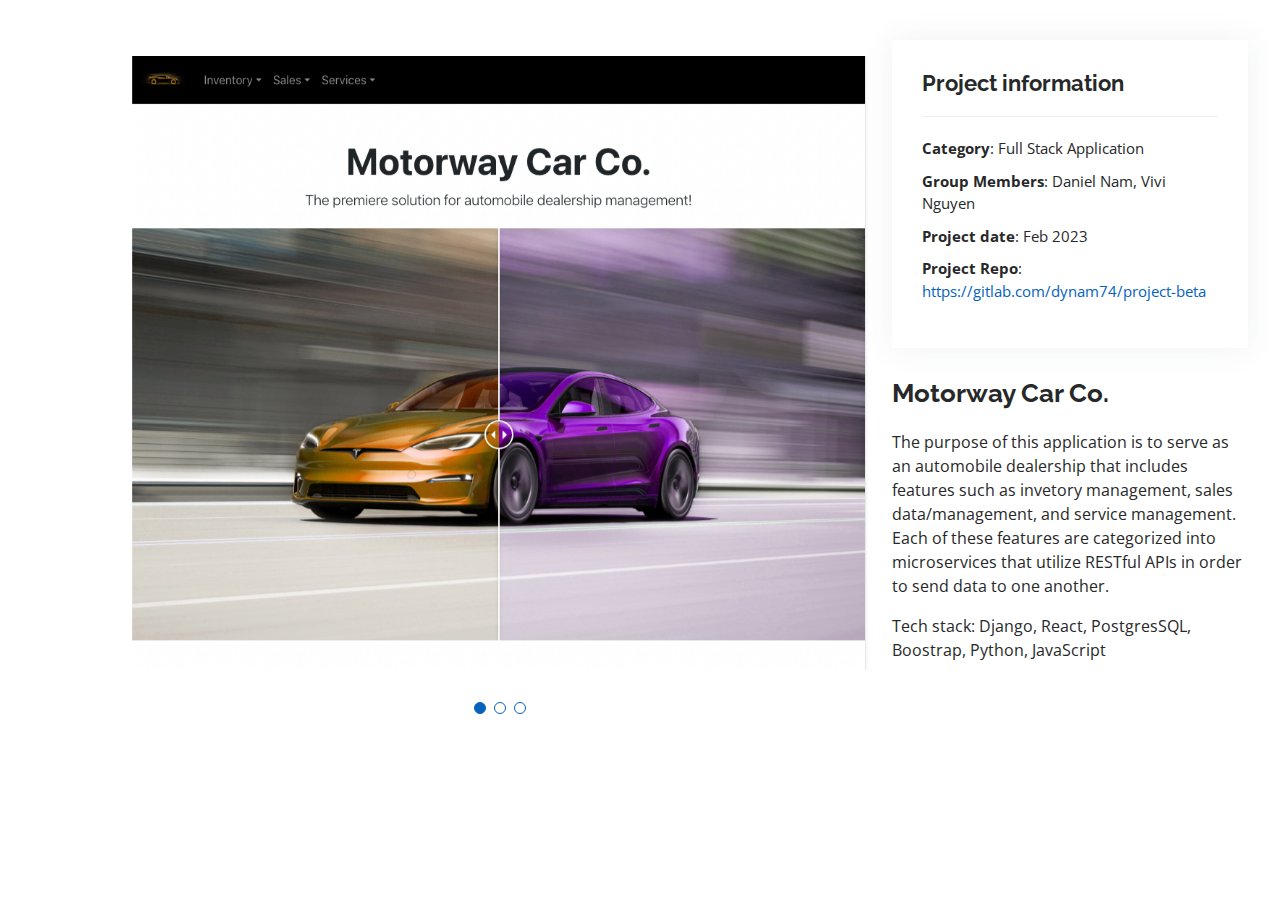
<file: CarCar_detail.html>
<!DOCTYPE html>
<html lang="en">

<head>
  <meta charset="utf-8">
  <meta content="width=device-width, initial-scale=1.0" name="viewport">

  <title>Portfolio Details - Personal Bootstrap Template</title>
  <meta content="" name="description">
  <meta content="" name="keywords">

  <!-- Favicons -->
  <link href="assets/img/favicon.png" rel="icon">
  <link href="assets/img/apple-touch-icon.png" rel="apple-touch-icon">

  <!-- Google Fonts -->
  <link href="https://fonts.googleapis.com/css?family=Open+Sans:300,300i,400,400i,600,600i,700,700i|Raleway:300,300i,400,400i,500,500i,600,600i,700,700i|Poppins:300,300i,400,400i,500,500i,600,600i,700,700i" rel="stylesheet">

  <!-- Vendor CSS Files -->
  <link href="assets/vendor/aos/aos.css" rel="stylesheet">
  <link href="assets/vendor/bootstrap/css/bootstrap.min.css" rel="stylesheet">
  <link href="assets/vendor/bootstrap-icons/bootstrap-icons.css" rel="stylesheet">
  <link href="assets/vendor/boxicons/css/boxicons.min.css" rel="stylesheet">
  <link href="assets/vendor/glightbox/css/glightbox.min.css" rel="stylesheet">
  <link href="assets/vendor/swiper/swiper-bundle.min.css" rel="stylesheet">

  <!-- Template Main CSS File -->
  <link href="assets/css/style.css" rel="stylesheet">

  <!-- =======================================================
  * Template Name: MyResume
  * Updated: Mar 10 2023 with Bootstrap v5.2.3
  * Template URL: https://bootstrapmade.com/free-html-bootstrap-template-my-resume/
  * Author: BootstrapMade.com
  * License: https://bootstrapmade.com/license/
  ======================================================== -->
</head>

<body>

  <main id="main">

    <!-- ======= Portfolio Details Section ======= -->
    <section id="portfolio-details" class="portfolio-details">
      <div class="container">

        <div class="row gy-4">

          <div class="col-lg-8">
            <div class="portfolio-details-slider swiper">
              <div class="swiper-wrapper align-items-center">

                <div class="swiper-slide">
                  <img src="assets/img/portfolio/portfolio5.png" alt="">
                </div>

                <div class="swiper-slide">
                  <img src="assets/img/portfolio/portfolio6.png" alt="">
                </div>

                <div class="swiper-slide">
                  <img src="assets/img/portfolio/portfolio7.png" alt="">
                </div>

              </div>
              <div class="swiper-pagination"></div>
            </div>
          </div>

          <div class="col-lg-4">
            <div class="portfolio-info">
              <h3>Project information</h3>
              <ul>
                <li><strong>Category</strong>: Full Stack Application</li>
                <li><strong>Group Members</strong>: Daniel Nam, Vivi Nguyen</li>
                <li><strong>Project date</strong>: Feb 2023</li>
                <li><strong>Project Repo</strong>: <a href="https://gitlab.com/dynam74/project-beta" target="_blank" rel="noopener noreferrer">https://gitlab.com/dynam74/project-beta</a></li>
              </ul>
            </div>
            <div class="portfolio-description">
              <h2>Motorway Car Co.</h2>
              <p>
                The purpose of this application is to serve as an automobile dealership that includes features such as invetory management, sales data/management, and service management. Each of these features are categorized into microservices that utilize RESTful APIs in order to send data to one another.
              </p>
              <p>
                Tech stack: Django, React, PostgresSQL, Boostrap, Python, JavaScript
              </p>
            </div>
          </div>

        </div>

      </div>
    </section><!-- End Portfolio Details Section -->

  </main><!-- End #main -->

  <div id="preloader"></div>
  <a href="#" class="back-to-top d-flex align-items-center justify-content-center"><i class="bi bi-arrow-up-short"></i></a>

  <!-- Vendor JS Files -->
  <script src="assets/vendor/purecounter/purecounter_vanilla.js"></script>
  <script src="assets/vendor/aos/aos.js"></script>
  <script src="assets/vendor/bootstrap/js/bootstrap.bundle.min.js"></script>
  <script src="assets/vendor/glightbox/js/glightbox.min.js"></script>
  <script src="assets/vendor/isotope-layout/isotope.pkgd.min.js"></script>
  <script src="assets/vendor/swiper/swiper-bundle.min.js"></script>
  <script src="assets/vendor/typed.js/typed.min.js"></script>
  <script src="assets/vendor/waypoints/noframework.waypoints.js"></script>
  <script src="assets/vendor/php-email-form/validate.js"></script>

  <!-- Template Main JS File -->
  <script src="assets/js/main.js"></script>

</body>

</html>
</file>
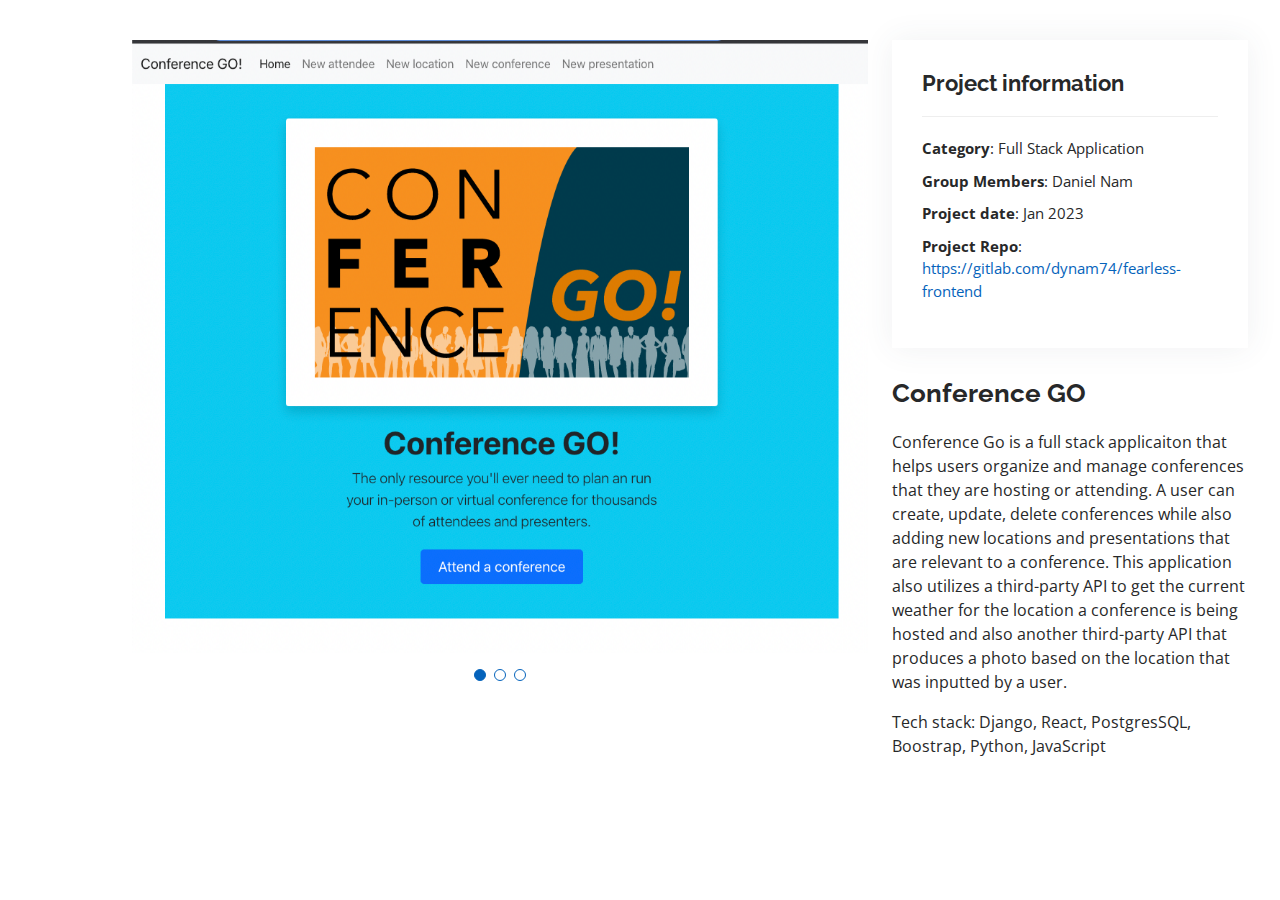
<file: Conference_go_detail.html>
<!DOCTYPE html>
<html lang="en">

<head>
  <meta charset="utf-8">
  <meta content="width=device-width, initial-scale=1.0" name="viewport">

  <title>Portfolio Details - Personal Bootstrap Template</title>
  <meta content="" name="description">
  <meta content="" name="keywords">

  <!-- Favicons -->
  <link href="assets/img/favicon.png" rel="icon">
  <link href="assets/img/apple-touch-icon.png" rel="apple-touch-icon">

  <!-- Google Fonts -->
  <link href="https://fonts.googleapis.com/css?family=Open+Sans:300,300i,400,400i,600,600i,700,700i|Raleway:300,300i,400,400i,500,500i,600,600i,700,700i|Poppins:300,300i,400,400i,500,500i,600,600i,700,700i" rel="stylesheet">

  <!-- Vendor CSS Files -->
  <link href="assets/vendor/aos/aos.css" rel="stylesheet">
  <link href="assets/vendor/bootstrap/css/bootstrap.min.css" rel="stylesheet">
  <link href="assets/vendor/bootstrap-icons/bootstrap-icons.css" rel="stylesheet">
  <link href="assets/vendor/boxicons/css/boxicons.min.css" rel="stylesheet">
  <link href="assets/vendor/glightbox/css/glightbox.min.css" rel="stylesheet">
  <link href="assets/vendor/swiper/swiper-bundle.min.css" rel="stylesheet">

  <!-- Template Main CSS File -->
  <link href="assets/css/style.css" rel="stylesheet">

  <!-- =======================================================
  * Template Name: MyResume
  * Updated: Mar 10 2023 with Bootstrap v5.2.3
  * Template URL: https://bootstrapmade.com/free-html-bootstrap-template-my-resume/
  * Author: BootstrapMade.com
  * License: https://bootstrapmade.com/license/
  ======================================================== -->
</head>

<body>

  <main id="main">

    <!-- ======= Portfolio Details Section ======= -->
    <section id="portfolio-details" class="portfolio-details">
      <div class="container">

        <div class="row gy-4">

          <div class="col-lg-8">
            <div class="portfolio-details-slider swiper">
              <div class="swiper-wrapper align-items-center">

                <div class="swiper-slide">
                  <img src="assets/img/portfolio/portfolio10.png" alt="">
                </div>

                <div class="swiper-slide">
                  <img src="assets/img/portfolio/portfolio11.png" alt="">
                </div>

                <div class="swiper-slide">
                  <img src="assets/img/portfolio/portfolio12.png" alt="">
                </div>

              </div>
              <div class="swiper-pagination"></div>
            </div>
          </div>

          <div class="col-lg-4">
            <div class="portfolio-info">
              <h3>Project information</h3>
              <ul>
                <li><strong>Category</strong>: Full Stack Application</li>
                <li><strong>Group Members</strong>: Daniel Nam </li>
                <li><strong>Project date</strong>: Jan 2023</li>
                <li><strong>Project Repo</strong>: <a href="https://gitlab.com/dynam74/fearless-frontend" target="_blank" rel="noopener noreferrer">https://gitlab.com/dynam74/fearless-frontend</a></li>

              </ul>
            </div>
            <div class="portfolio-description">
              <h2>Conference GO</h2>
              <p>
                Conference Go is a full stack applicaiton that helps users organize and manage conferences that they are hosting or attending. A user can create, update, delete conferences while also adding new locations and presentations that are relevant to a conference. This application also utilizes a third-party API to get the current weather for the location a conference is being hosted and also another third-party API that produces a photo based on the location that was inputted by a user.
              </p>
              <p>
                Tech stack: Django, React, PostgresSQL, Boostrap, Python, JavaScript
              </p>
            </div>
          </div>

        </div>

      </div>
    </section><!-- End Portfolio Details Section -->

  </main><!-- End #main -->

  <div id="preloader"></div>
  <a href="#" class="back-to-top d-flex align-items-center justify-content-center"><i class="bi bi-arrow-up-short"></i></a>

  <!-- Vendor JS Files -->
  <script src="assets/vendor/purecounter/purecounter_vanilla.js"></script>
  <script src="assets/vendor/aos/aos.js"></script>
  <script src="assets/vendor/bootstrap/js/bootstrap.bundle.min.js"></script>
  <script src="assets/vendor/glightbox/js/glightbox.min.js"></script>
  <script src="assets/vendor/isotope-layout/isotope.pkgd.min.js"></script>
  <script src="assets/vendor/swiper/swiper-bundle.min.js"></script>
  <script src="assets/vendor/typed.js/typed.min.js"></script>
  <script src="assets/vendor/waypoints/noframework.waypoints.js"></script>
  <script src="assets/vendor/php-email-form/validate.js"></script>

  <!-- Template Main JS File -->
  <script src="assets/js/main.js"></script>

</body>

</html>
</file>
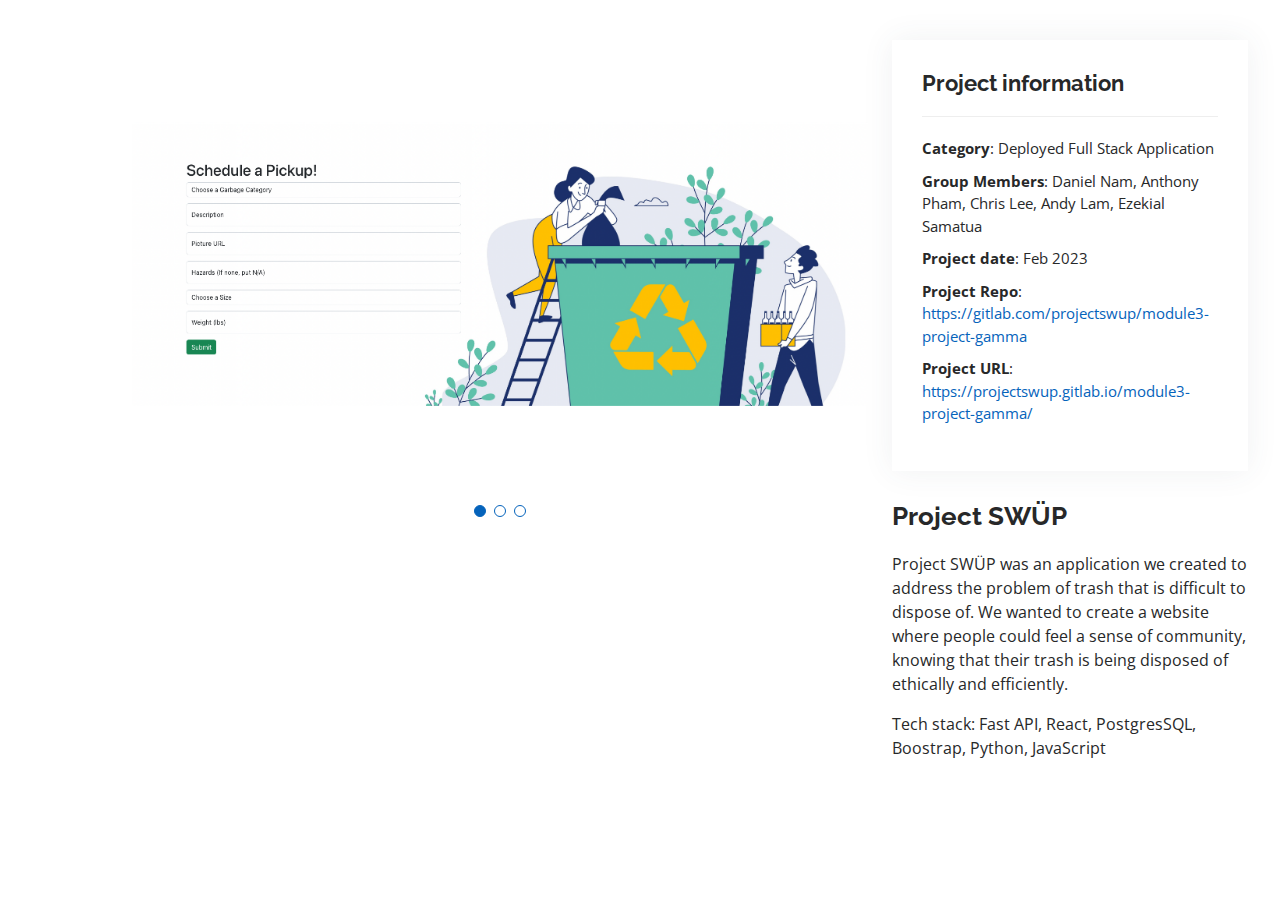
<file: Swup_detail.html>
<!DOCTYPE html>
<html lang="en">

<head>
  <meta charset="utf-8">
  <meta content="width=device-width, initial-scale=1.0" name="viewport">

  <title>Portfolio Details - Personal Bootstrap Template</title>
  <meta content="" name="description">
  <meta content="" name="keywords">

  <!-- Favicons -->
  <link href="assets/img/favicon.png" rel="icon">
  <link href="assets/img/apple-touch-icon.png" rel="apple-touch-icon">

  <!-- Google Fonts -->
  <link href="https://fonts.googleapis.com/css?family=Open+Sans:300,300i,400,400i,600,600i,700,700i|Raleway:300,300i,400,400i,500,500i,600,600i,700,700i|Poppins:300,300i,400,400i,500,500i,600,600i,700,700i" rel="stylesheet">

  <!-- Vendor CSS Files -->
  <link href="assets/vendor/aos/aos.css" rel="stylesheet">
  <link href="assets/vendor/bootstrap/css/bootstrap.min.css" rel="stylesheet">
  <link href="assets/vendor/bootstrap-icons/bootstrap-icons.css" rel="stylesheet">
  <link href="assets/vendor/boxicons/css/boxicons.min.css" rel="stylesheet">
  <link href="assets/vendor/glightbox/css/glightbox.min.css" rel="stylesheet">
  <link href="assets/vendor/swiper/swiper-bundle.min.css" rel="stylesheet">

  <!-- Template Main CSS File -->
  <link href="assets/css/style.css" rel="stylesheet">

  <!-- =======================================================
  * Template Name: MyResume
  * Updated: Mar 10 2023 with Bootstrap v5.2.3
  * Template URL: https://bootstrapmade.com/free-html-bootstrap-template-my-resume/
  * Author: BootstrapMade.com
  * License: https://bootstrapmade.com/license/
  ======================================================== -->
</head>

<body>

  <main id="main">

    <!-- ======= Portfolio Details Section ======= -->
    <section id="portfolio-details" class="portfolio-details">
      <div class="container">

        <div class="row gy-4">

          <div class="col-lg-8">
            <div class="portfolio-details-slider swiper">
              <div class="swiper-wrapper align-items-center">

                <div class="swiper-slide">
                  <img src="assets/img/portfolio/portfolio2.png" alt="">
                </div>

                <div class="swiper-slide">
                  <img src="assets/img/portfolio/portfolio3.png" alt="">
                </div>

                <div class="swiper-slide">
                  <img src="assets/img/portfolio/portfolio4.png" alt="">
                </div>

              </div>
              <div class="swiper-pagination"></div>
            </div>
          </div>

          <div class="col-lg-4">
            <div class="portfolio-info">
              <h3>Project information</h3>
              <ul>
                <li><strong>Category</strong>: Deployed Full Stack Application</li>
                <li><strong>Group Members</strong>: Daniel Nam, Anthony Pham, Chris Lee, Andy Lam, Ezekial Samatua</li>
                <li><strong>Project date</strong>: Feb 2023</li>
                <li><strong>Project Repo</strong>: <a href="https://gitlab.com/projectswup/module3-project-gamma" target="_blank" rel="noopener noreferrer">https://gitlab.com/projectswup/module3-project-gamma</a></li>
                <li><strong>Project URL</strong>: <a href="https://projectswup.gitlab.io/module3-project-gamma/" target="_blank" rel="noopener noreferrer">https://projectswup.gitlab.io/module3-project-gamma/</a></li>
              </ul>
            </div>
            <div class="portfolio-description">
              <h2>Project SWÜP</h2>
              <p>
                Project SWÜP was an application we created to address the problem of trash that is difficult to dispose of.
                We wanted to create a website where people could feel a sense of community, knowing that their trash is being disposed of
                ethically and efficiently.
              </p>
              <p>
                Tech stack: Fast API, React, PostgresSQL, Boostrap, Python, JavaScript
              </p>
            </div>
          </div>

        </div>

      </div>
    </section><!-- End Portfolio Details Section -->

  </main><!-- End #main -->

  <div id="preloader"></div>
  <a href="#" class="back-to-top d-flex align-items-center justify-content-center"><i class="bi bi-arrow-up-short"></i></a>

  <!-- Vendor JS Files -->
  <script src="assets/vendor/purecounter/purecounter_vanilla.js"></script>
  <script src="assets/vendor/aos/aos.js"></script>
  <script src="assets/vendor/bootstrap/js/bootstrap.bundle.min.js"></script>
  <script src="assets/vendor/glightbox/js/glightbox.min.js"></script>
  <script src="assets/vendor/isotope-layout/isotope.pkgd.min.js"></script>
  <script src="assets/vendor/swiper/swiper-bundle.min.js"></script>
  <script src="assets/vendor/typed.js/typed.min.js"></script>
  <script src="assets/vendor/waypoints/noframework.waypoints.js"></script>
  <script src="assets/vendor/php-email-form/validate.js"></script>

  <!-- Template Main JS File -->
  <script src="assets/js/main.js"></script>

</body>

</html>
</file>
<file: assets/css/style.css>
/**
* Template Name: MyResume
* Updated: Mar 10 2023 with Bootstrap v5.2.3
* Template URL: https://bootstrapmade.com/free-html-bootstrap-template-my-resume/
* Author: BootstrapMade.com
* License: https://bootstrapmade.com/license/
*/

/*--------------------------------------------------------------
# General
--------------------------------------------------------------*/
body {
  font-family: "Open Sans", sans-serif;
  color: #272829;
}

a {
  color: #0563bb;
  text-decoration: none;
}

a:hover {
  color: #067ded;
  text-decoration: none;
}

h1,
h2,
h3,
h4,
h5,
h6 {
  font-family: "Raleway", sans-serif;
}

/*--------------------------------------------------------------
# Back to top button
--------------------------------------------------------------*/
.back-to-top {
  position: fixed;
  visibility: hidden;
  opacity: 0;
  right: 15px;
  bottom: 15px;
  z-index: 996;
  background: #0563bb;
  width: 40px;
  height: 40px;
  border-radius: 50px;
  transition: all 0.4s;
}

.back-to-top i {
  font-size: 28px;
  color: #fff;
  line-height: 0;
}

.back-to-top:hover {
  background: #0678e3;
  color: #fff;
}

.back-to-top.active {
  visibility: visible;
  opacity: 1;
}

/*--------------------------------------------------------------
# Preloader
--------------------------------------------------------------*/
#preloader {
  position: fixed;
  top: 0;
  left: 0;
  right: 0;
  bottom: 0;
  z-index: 9999;
  overflow: hidden;
  background: #fff;
}

#preloader:before {
  content: "";
  position: fixed;
  top: calc(50% - 30px);
  left: calc(50% - 30px);
  border: 6px solid #0563bb;
  border-top-color: #fff;
  border-bottom-color: #fff;
  border-radius: 50%;
  width: 60px;
  height: 60px;
  animation: animate-preloader 1s linear infinite;
}

@keyframes animate-preloader {
  0% {
    transform: rotate(0deg);
  }

  100% {
    transform: rotate(360deg);
  }
}

/*--------------------------------------------------------------
# Disable aos animation delay on mobile devices
--------------------------------------------------------------*/
@media screen and (max-width: 768px) {
  [data-aos-delay] {
    transition-delay: 0 !important;
  }
}

/*--------------------------------------------------------------
# Header
--------------------------------------------------------------*/
#header {
  position: fixed;
  top: 0;
  left: 0;
  bottom: 0;
  z-index: 9997;
  transition: all 0.5s;
  padding: 15px;
  overflow-y: auto;
}

@media (max-width: 991px) {
  #header {
    width: 300px;
    background: #fff;
    border-right: 1px solid #e6e9ec;
    left: -300px;
  }
}

@media (min-width: 991px) {
  #main {
    margin-left: 100px;
  }
}

/*--------------------------------------------------------------
# Navigation Menu
--------------------------------------------------------------*/
/**
* Desktop Navigation
*/
.nav-menu {
  padding: 0;
  display: block;
}

.nav-menu * {
  margin: 0;
  padding: 0;
  list-style: none;
}

.nav-menu>ul>li {
  position: relative;
  white-space: nowrap;
}

.nav-menu a,
.nav-menu a:focus {
  display: flex;
  align-items: center;
  color: #45505b;
  padding: 10px 18px;
  margin-bottom: 8px;
  transition: 0.3s;
  font-size: 15px;
  border-radius: 50px;
  background: #f2f3f5;
  height: 56px;
  width: 100%;
  overflow: hidden;
  transition: 0.3s;
}

.nav-menu a i,
.nav-menu a:focus i {
  font-size: 20px;
}

.nav-menu a span,
.nav-menu a:focus span {
  padding: 0 5px 0 7px;
  color: #45505b;
}

@media (min-width: 992px) {

  .nav-menu a,
  .nav-menu a:focus {
    width: 56px;
  }

  .nav-menu a span,
  .nav-menu a:focus span {
    display: none;
    color: #fff;
  }
}

.nav-menu a:hover,
.nav-menu .active,
.nav-menu .active:focus,
.nav-menu li:hover>a {
  color: #fff;
  background: #0563bb;
}

.nav-menu a:hover span,
.nav-menu .active span,
.nav-menu .active:focus span,
.nav-menu li:hover>a span {
  color: #fff;
}

.nav-menu a:hover,
.nav-menu li:hover>a {
  width: 100%;
  color: #fff;
}

.nav-menu a:hover span,
.nav-menu li:hover>a span {
  display: block;
}

/**
* Mobile Navigation
*/
.mobile-nav-toggle {
  position: fixed;
  right: 10px;
  top: 10px;
  z-index: 9998;
  border: 0;
  background: none;
  font-size: 28px;
  transition: all 0.4s;
  outline: none !important;
  line-height: 0;
  cursor: pointer;
  border-radius: 50px;
  padding: 5px;
}

.mobile-nav-toggle i {
  color: #45505b;
}

.mobile-nav-active {
  overflow: hidden;
}

.mobile-nav-active #header {
  left: 0;
}

.mobile-nav-active .mobile-nav-toggle {
  color: #fff;
  background-color: #0563bb;
}

/*--------------------------------------------------------------
# Hero Section
--------------------------------------------------------------*/
#hero {
  width: 100%;
  height: 100vh;
  background: url("../img/Hero1.png") top right no-repeat;
  background-size: cover;
  position: relative;
}

@media (min-width: 992px) {
  #hero {
    padding-left: 160px;
  }
}

#hero:before {
  content: "";
  background: rgba(255, 255, 255, 0.8);
  position: absolute;
  bottom: 0;
  top: 0;
  left: 0;
  right: 0;
}

#hero h1 {
  margin: 0;
  font-size: 64px;
  font-weight: 700;
  line-height: 56px;
  color: #45505b;
}

#hero p {
  color: #45505b;
  margin: 15px 0 0 0;
  font-size: 26px;
  font-family: "Poppins", sans-serif;
}

#hero p span {
  color: #0563bb;
  letter-spacing: 1px;
}

#hero .social-links {
  margin-top: 30px;
}

#hero .social-links a {
  font-size: 24px;
  display: inline-block;
  color: #45505b;
  line-height: 1;
  margin-right: 20px;
  transition: 0.3s;
}

#hero .social-links a:hover {
  color: #0563bb;
}

@media (max-width: 992px) {
  #hero {
    text-align: center;
  }

  #hero h1 {
    font-size: 32px;
    line-height: 36px;
  }

  #hero p {
    margin-top: 10px;
    font-size: 20px;
    line-height: 24px;
  }
}

/*--------------------------------------------------------------
# Sections General
--------------------------------------------------------------*/
section {
  padding: 60px 0;
  overflow: hidden;
}

.section-title {
  text-align: center;
  padding-bottom: 30px;
}

.section-title h2 {
  font-size: 32px;
  font-weight: bold;
  text-transform: uppercase;
  margin-bottom: 20px;
  padding-bottom: 20px;
  position: relative;
  color: #45505b;
}

.section-title h2::before {
  content: "";
  position: absolute;
  display: block;
  width: 120px;
  height: 1px;
  background: #ddd;
  bottom: 1px;
  left: calc(50% - 60px);
}

.section-title h2::after {
  content: "";
  position: absolute;
  display: block;
  width: 40px;
  height: 3px;
  background: #0563bb;
  bottom: 0;
  left: calc(50% - 20px);
}

.section-title p {
  margin-bottom: 0;
}

/*--------------------------------------------------------------
# About
--------------------------------------------------------------*/
.about .content h3 {
  font-weight: 700;
  font-size: 26px;
  color: #728394;
}

.about .content ul {
  list-style: none;
  padding: 0;
}

.about .content ul li {
  margin-bottom: 20px;
  display: flex;
  align-items: center;
}

.about .content ul strong {
  margin-right: 10px;
}

.about .content ul i {
  font-size: 16px;
  margin-right: 5px;
  color: #0563bb;
  line-height: 0;
}

.about .content p:last-child {
  margin-bottom: 0;
}

/*--------------------------------------------------------------
# Facts
--------------------------------------------------------------*/
.facts .count-box {
  padding: 30px 30px 25px 30px;
  margin-top: 30px;
  width: 100%;
  position: relative;
  text-align: center;
  background: #fff;
}

.facts .count-box i {
  position: absolute;
  top: -25px;
  left: 50%;
  transform: translateX(-50%);
  font-size: 24px;
  background: #0563bb;
  color: #fff;
  border-radius: 50px;
  display: inline-flex;
  align-items: center;
  justify-content: center;
  width: 48px;
  height: 48px;
}

.facts .count-box span {
  font-size: 36px;
  display: block;
  font-weight: 600;
  color: #011426;
}

.facts .count-box p {
  padding: 0;
  margin: 0;
  font-family: "Raleway", sans-serif;
  font-size: 14px;
}

/*--------------------------------------------------------------
# Akills
--------------------------------------------------------------*/
.skills .progress {
  height: 60px;
  display: block;
  background: none;
  border-radius: 0;
}

.skills .progress .skill {
  padding: 10px 0;
  margin: 0;
  text-transform: uppercase;
  display: block;
  font-weight: 600;
  font-family: "Poppins", sans-serif;
  color: #45505b;
}

.skills .progress .skill .val {
  float: right;
  font-style: normal;
}

.skills .progress-bar-wrap {
  background: #f2f3f5;
}

.skills .progress-bar {
  width: 1px;
  height: 10px;
  transition: 0.9s;
  background-color: #0563bb;
}

/*--------------------------------------------------------------
# Resume
--------------------------------------------------------------*/
.resume .resume-title {
  font-size: 26px;
  font-weight: 700;
  margin-top: 20px;
  margin-bottom: 20px;
  color: #45505b;
}

.resume .resume-item {
  padding: 0 0 20px 20px;
  margin-top: -2px;
  border-left: 2px solid #0563bb;
  position: relative;
}

.resume .resume-item h4 {
  line-height: 18px;
  font-size: 18px;
  font-weight: 600;
  text-transform: uppercase;
  font-family: "Poppins", sans-serif;
  color: #0563bb;
  margin-bottom: 10px;
}

.resume .resume-item h5 {
  font-size: 16px;
  background: #f7f8f9;
  padding: 5px 15px;
  display: inline-block;
  font-weight: 600;
  margin-bottom: 10px;
}

.resume .resume-item ul {
  padding-left: 20px;
}

.resume .resume-item ul li {
  padding-bottom: 10px;
}

.resume .resume-item:last-child {
  padding-bottom: 0;
}

.resume .resume-item::before {
  content: "";
  position: absolute;
  width: 16px;
  height: 16px;
  border-radius: 50px;
  left: -9px;
  top: 0;
  background: #fff;
  border: 2px solid #0563bb;
}

/*--------------------------------------------------------------
# Portfolio
--------------------------------------------------------------*/
.portfolio .portfolio-item {
  margin-bottom: 30px;
}

.portfolio #portfolio-flters {
  padding: 0;
  margin: 0 auto 25px auto;
  list-style: none;
  text-align: center;
  background: #fff;
  border-radius: 50px;
  padding: 2px 15px;
  align-items: center;
}

.portfolio #portfolio-flters li {
  cursor: pointer;
  display: inline-block;
  padding: 10px 15px;
  font-size: 14px;
  font-weight: 600;
  line-height: 1;
  text-transform: uppercase;
  color: #272829;
  margin-bottom: 5px;
  transition: all 0.3s ease-in-out;
  align-items: center;
}

.portfolio #portfolio-flters li:hover,
.portfolio #portfolio-flters li.filter-active {
  color: #0563bb;
  align-items: center;
}

.portfolio #portfolio-flters li:last-child {
  align-items: center;
}

.portfolio .portfolio-wrap {
  transition: 0.3s;
  position: relative;
  overflow: hidden;
  z-index: 1;
  background: rgba(69, 80, 91, 0.8);
}

.portfolio .portfolio-wrap::before {
  content: "";
  background: rgba(255, 255, 255, 0.7);
  position: absolute;
  left: 30px;
  right: 30px;
  top: 30px;
  bottom: 30px;
  transition: all ease-in-out 0.3s;
  z-index: 2;
  opacity: 0;
}

.portfolio .portfolio-wrap .portfolio-info {
  opacity: 0;
  position: absolute;
  top: 0;
  left: 0;
  right: 0;
  bottom: 0;
  text-align: center;
  z-index: 3;
  transition: all ease-in-out 0.3s;
  display: flex;
  flex-direction: column;
  justify-content: center;
  align-items: center;
}

.portfolio .portfolio-wrap .portfolio-info::before {
  display: block;
  content: "";
  width: 48px;
  height: 48px;
  position: absolute;
  top: 35px;
  left: 35px;
  border-top: 3px solid #d7dce1;
  border-left: 3px solid #d7dce1;
  transition: all 0.5s ease 0s;
  z-index: 9994;
}

.portfolio .portfolio-wrap .portfolio-info::after {
  display: block;
  content: "";
  width: 48px;
  height: 48px;
  position: absolute;
  bottom: 35px;
  right: 35px;
  border-bottom: 3px solid #d7dce1;
  border-right: 3px solid #d7dce1;
  transition: all 0.5s ease 0s;
  z-index: 9994;
}

.portfolio .portfolio-wrap .portfolio-info h4 {
  font-size: 20px;
  color: #45505b;
  font-weight: 600;
}

.portfolio .portfolio-wrap .portfolio-info p {
  color: #45505b;
  font-size: 14px;
  text-transform: uppercase;
  padding: 0;
  margin: 0;
}

.portfolio .portfolio-wrap .portfolio-links {
  text-align: center;
  z-index: 4;
}

.portfolio .portfolio-wrap .portfolio-links a {
  color: #45505b;
  margin: 0 2px;
  font-size: 28px;
  display: inline-block;
  transition: 0.3s;
}

.portfolio .portfolio-wrap .portfolio-links a:hover {
  color: #148af9;
}

.portfolio .portfolio-wrap:hover::before {
  top: 0;
  left: 0;
  right: 0;
  bottom: 0;
  opacity: 1;
}

.portfolio .portfolio-wrap:hover .portfolio-info {
  opacity: 1;
}

.portfolio .portfolio-wrap:hover .portfolio-info::before {
  top: 15px;
  left: 15px;
}

.portfolio .portfolio-wrap:hover .portfolio-info::after {
  bottom: 15px;
  right: 15px;
}

/*--------------------------------------------------------------
# Portfolio Details
--------------------------------------------------------------*/
.portfolio-details {
  padding-top: 40px;
}

.portfolio-details .portfolio-details-slider img {
  width: 100%;
}

.portfolio-details .portfolio-details-slider .swiper-pagination {
  margin-top: 20px;
  position: relative;
}

.portfolio-details .portfolio-details-slider .swiper-pagination .swiper-pagination-bullet {
  width: 12px;
  height: 12px;
  background-color: #fff;
  opacity: 1;
  border: 1px solid #0563bb;
}

.portfolio-details .portfolio-details-slider .swiper-pagination .swiper-pagination-bullet-active {
  background-color: #0563bb;
}

.portfolio-details .portfolio-info {
  padding: 30px;
  box-shadow: 0px 0 30px rgba(69, 80, 91, 0.08);
}

.portfolio-details .portfolio-info h3 {
  font-size: 22px;
  font-weight: 700;
  margin-bottom: 20px;
  padding-bottom: 20px;
  border-bottom: 1px solid #eee;
}

.portfolio-details .portfolio-info ul {
  list-style: none;
  padding: 0;
  font-size: 15px;
}

.portfolio-details .portfolio-info ul li+li {
  margin-top: 10px;
}

.portfolio-details .portfolio-description {
  padding-top: 30px;
}

.portfolio-details .portfolio-description h2 {
  font-size: 26px;
  font-weight: 700;
  margin-bottom: 20px;
}

.portfolio-details .portfolio-description p {
  padding: 0;
}

/*--------------------------------------------------------------
# Services
--------------------------------------------------------------*/
.services .icon-box {
  text-align: center;
  padding: 70px 20px 80px 20px;
  transition: all ease-in-out 0.3s;
  background: #fff;
  box-shadow: 0px 5px 90px 0px rgba(110, 123, 131, 0.05);
}

.services .icon-box .icon {
  margin: 0 auto;
  width: 100px;
  height: 100px;
  display: flex;
  align-items: center;
  justify-content: center;
  transition: ease-in-out 0.3s;
  position: relative;
}

.services .icon-box .icon i {
  font-size: 36px;
  transition: 0.5s;
  position: relative;
}

.services .icon-box .icon svg {
  position: absolute;
  top: 0;
  left: 0;
}

.services .icon-box .icon svg path {
  transition: 0.5s;
  fill: #f5f5f5;
}

.services .icon-box h4 {
  font-weight: 600;
  margin: 10px 0 15px 0;
  font-size: 22px;
}

.services .icon-box h4 a {
  color: #45505b;
  transition: ease-in-out 0.3s;
}

.services .icon-box p {
  line-height: 24px;
  font-size: 14px;
  margin-bottom: 0;
}

.services .icon-box:hover {
  border-color: #fff;
  box-shadow: 0px 0 35px 0 rgba(0, 0, 0, 0.08);
}

.services .iconbox-blue i {
  color: #47aeff;
}

.services .iconbox-blue:hover .icon i {
  color: #fff;
}

.services .iconbox-blue:hover .icon path {
  fill: #47aeff;
}

.services .iconbox-orange i {
  color: #ffa76e;
}

.services .iconbox-orange:hover .icon i {
  color: #fff;
}

.services .iconbox-orange:hover .icon path {
  fill: #ffa76e;
}

.services .iconbox-pink i {
  color: #e80368;
}

.services .iconbox-pink:hover .icon i {
  color: #fff;
}

.services .iconbox-pink:hover .icon path {
  fill: #e80368;
}

.services .iconbox-yellow i {
  color: #ffbb2c;
}

.services .iconbox-yellow:hover .icon i {
  color: #fff;
}

.services .iconbox-yellow:hover .icon path {
  fill: #ffbb2c;
}

.services .iconbox-red i {
  color: #ff5828;
}

.services .iconbox-red:hover .icon i {
  color: #fff;
}

.services .iconbox-red:hover .icon path {
  fill: #ff5828;
}

.services .iconbox-teal i {
  color: #11dbcf;
}

.services .iconbox-teal:hover .icon i {
  color: #fff;
}

.services .iconbox-teal:hover .icon path {
  fill: #11dbcf;
}

/*--------------------------------------------------------------
# Testimonials
--------------------------------------------------------------*/
.testimonials .section-header {
  margin-bottom: 40px;
}

.testimonials .testimonials-carousel,
.testimonials .testimonials-slider {
  overflow: hidden;
}

.testimonials .testimonial-item {
  text-align: center;
}

.testimonials .testimonial-item .testimonial-img {
  width: 120px;
  border-radius: 50%;
  border: 4px solid #fff;
  margin: 0 auto;
}

.testimonials .testimonial-item h3 {
  font-size: 20px;
  font-weight: bold;
  margin: 10px 0 5px 0;
  color: #111;
}

.testimonials .testimonial-item h4 {
  font-size: 14px;
  color: #999;
  margin: 0 0 15px 0;
}

.testimonials .testimonial-item .quote-icon-left,
.testimonials .testimonial-item .quote-icon-right {
  color: #90c8fc;
  font-size: 26px;
}

.testimonials .testimonial-item .quote-icon-left {
  display: inline-block;
  left: -5px;
  position: relative;
}

.testimonials .testimonial-item .quote-icon-right {
  display: inline-block;
  right: -5px;
  position: relative;
  top: 10px;
}

.testimonials .testimonial-item p {
  font-style: italic;
  margin: 0 auto 15px auto;
}

.testimonials .swiper-pagination {
  margin-top: 20px;
  position: relative;
}

.testimonials .swiper-pagination .swiper-pagination-bullet {
  width: 12px;
  height: 12px;
  background-color: #fff;
  opacity: 1;
  border: 1px solid #0563bb;
}

.testimonials .swiper-pagination .swiper-pagination-bullet-active {
  background-color: #0563bb;
}

@media (min-width: 992px) {
  .testimonials .testimonial-item p {
    width: 80%;
  }
}

/*--------------------------------------------------------------
# Contact
--------------------------------------------------------------*/
.contact .info {
  width: 100%;
  background: #fff;
}

.contact .info i {
  font-size: 20px;
  color: #0563bb;
  float: left;
  width: 44px;
  height: 44px;
  background: #eef7ff;
  display: flex;
  justify-content: center;
  align-items: center;
  border-radius: 50px;
  transition: all 0.3s ease-in-out;
}

.contact .info h4 {
  padding: 0 0 0 60px;
  font-size: 22px;
  font-weight: 600;
  margin-bottom: 5px;
  color: #45505b;
}

.contact .info p {
  padding: 0 0 0 60px;
  margin-bottom: 0;
  font-size: 14px;
  color: #728394;
}

.contact .info .email,
.contact .info .phone {
  margin-top: 40px;
}

.contact .info .email:hover i,
.contact .info .address:hover i,
.contact .info .phone:hover i {
  background: #0563bb;
  color: #fff;
}

.contact .php-email-form {
  width: 100%;
  background: #fff;
}

.contact .php-email-form .form-group {
  padding-bottom: 8px;
}

.contact .php-email-form .error-message {
  display: none;
  color: #fff;
  background: #ed3c0d;
  text-align: left;
  padding: 15px;
  font-weight: 600;
}

.contact .php-email-form .error-message br+br {
  margin-top: 25px;
}

.contact .php-email-form .sent-message {
  display: none;
  color: #fff;
  background: #18d26e;
  text-align: center;
  padding: 15px;
  font-weight: 600;
}

.contact .php-email-form .loading {
  display: none;
  background: #fff;
  text-align: center;
  padding: 15px;
}

.contact .php-email-form .loading:before {
  content: "";
  display: inline-block;
  border-radius: 50%;
  width: 24px;
  height: 24px;
  margin: 0 10px -6px 0;
  border: 3px solid #18d26e;
  border-top-color: #eee;
  animation: animate-loading 1s linear infinite;
}

.contact .php-email-form input,
.contact .php-email-form textarea {
  border-radius: 4px;
  box-shadow: none;
  font-size: 14px;
}

.contact .php-email-form input {
  height: 44px;
}

.contact .php-email-form textarea {
  padding: 10px 12px;
}

.contact .php-email-form button[type=submit] {
  background: #0563bb;
  border: 0;
  padding: 10px 35px;
  color: #fff;
  transition: 0.4s;
  border-radius: 50px;
}

.contact .php-email-form button[type=submit]:hover {
  background: #0678e3;
}

@keyframes animate-loading {
  0% {
    transform: rotate(0deg);
  }

  100% {
    transform: rotate(360deg);
  }
}

/*--------------------------------------------------------------
# Footer
--------------------------------------------------------------*/
#footer {
  background: #f7f8f9;
  color: #45505b;
  font-size: 14px;
  text-align: center;
  padding: 30px 0;
}

#footer h3 {
  font-size: 36px;
  font-weight: 700;
  position: relative;
  font-family: "Poppins", sans-serif;
  padding: 0;
  margin: 0 0 15px 0;
}

#footer p {
  font-size: 15;
  font-style: italic;
  padding: 0;
  margin: 0 0 40px 0;
}

#footer .social-links {
  margin: 0 0 40px 0;
}

#footer .social-links a {
  font-size: 18px;
  display: inline-block;
  background: #0563bb;
  color: #fff;
  line-height: 1;
  padding: 8px 0;
  margin-right: 4px;
  border-radius: 50%;
  text-align: center;
  width: 36px;
  height: 36px;
  transition: 0.3s;
}

#footer .social-links a:hover {
  background: #0678e3;
  color: #fff;
  text-decoration: none;
}

#footer .copyright {
  margin: 0 0 5px 0;
}

#footer .credits {
  font-size: 13px;
}
</file>
